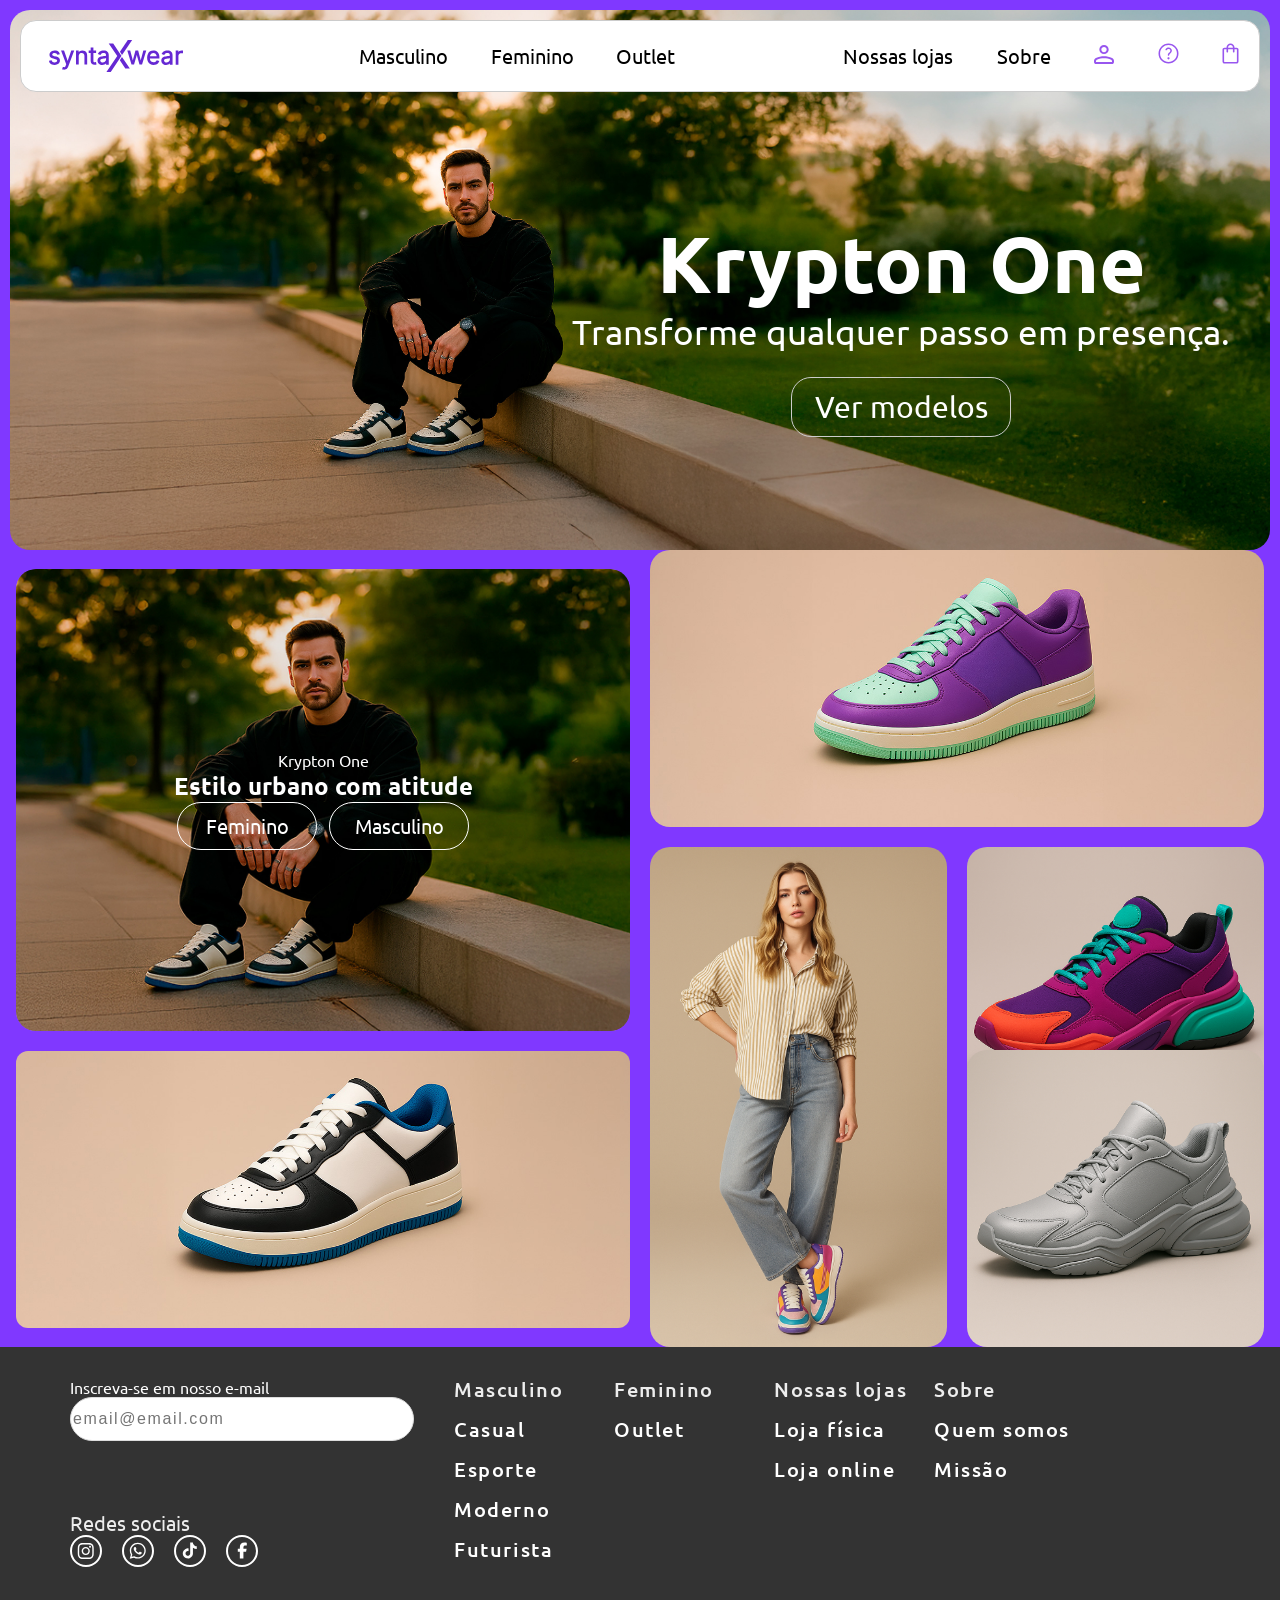
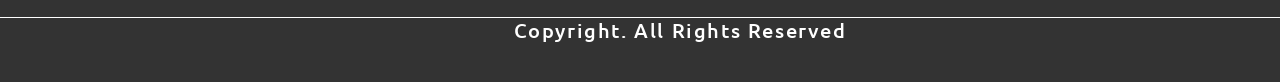
<file: index.html>
<!DOCTYPE html>
<html lang="pt-BR">

<head>
    <!-- Configurações básicas do documento -->
    <meta charset="UTF-8">
    <meta name="viewport" content="width=device-width, initial-scale=1.0">
    <link rel="stylesheet" href="style.css">
    <link rel="stylesheet" href="header.css">
    <link rel="stylesheet" href="destaques.css">
    <link rel="stylesheet" href="footer.css">

    <!-- Título exibido na aba do navegador -->
    <title>Allbirds - E-commerce</title>
</head>

<body>

    <!-- =========================================
         CABEÇALHO: logo, navegação e ícones
    ========================================== -->
    <header>
        <nav>
            <!-- Logo da loja: retorna à página principal -->
            <div class="menu-logo">
                <a href="index.html">
                    <img src="images/logo/logo.svg" alt="Allbirds">
                </a>
            </div>

            <!-- Menu central: categorias principais -->
            <div class="menu-center">
                <ul>
                    <li><a href="#">Masculino</a></li>
                    <li><a href="#">Feminino</a></li>
                    <li><a href="#">Outlet</a></li>
                </ul>
            </div>

            <!-- Menu direito: links institucionais e ícones -->
            <div class="menu-right">
                <ul>
                    <li><a href="#">Nossas lojas</a></li>
                    <li><a href="#">Sobre</a></li>
                    <!-- Ícones de conta, ajuda e sacola -->

                    <li>
                        <a href="#" aria-label="Minha conta">
                            <img src="images/icons/user.svg" alt="">
                        </a>
                    </li>
                    <li>
                        <a href="#" aria-label="Ajuda">
                            <img src="images/icons/help.svg" alt="">
                        </a>
                    </li>
                    <li>
                        <a href="#" aria-label="Sacola de compras">
                            <img src="images/icons/bag.svg" alt="">
                        </a>
                    </li>
                </ul>
            </div>
        </nav>

        <!-- =========================================
         HERO: destaque principal da página
         A imagem de fundo será configurada no CSS
    ========================================== -->
        <section class="hero">

            <div class="hero-content">

                <h1>Krypton One</h1>


                <p>Transforme qualquer passo em presença.</p>


                <!-- Link para a página de modelos -->
                <a href="modelos.html">Ver modelos</a>
            </div>
        </section>



    </header>





    <!-- =========================================
         DESTAQUES: composição de imagens e produtos
    ========================================== -->
    <section class="destaques">

        <!-- Grupo esquerdo dos destaques -->
        <div class="destaques-esquerda">

            <!-- Destaque principal com texto sobre a imagem -->
            <div class="destaque-principal">
                <p>Krypton One</p>
                <h2>Estilo urbano com atitude</h2>

                <!-- Links para as categorias -->

                <div class="destaque-botoes">
                    <a href="#">Feminino</a>
                    <a href="#">Masculino</a>
                </div>


            </div>

            <!-- Card inferior com o tênis preto e branco -->
            <div class="destaque-inferior">
                <img src="images/products/preto-branco-grid.jpg" alt="Tênis preto e branco">
            </div>

        </div>

        <!-- Grupo direito dos destaques -->
        <div class="destaques-direita">

            <!-- Lista com quatro imagens de destaque -->
            <ul class="destaques-lista">
                <li>
                    <img src="images/products/roxo-verde-grid.jpg" alt="Tênis roxo e verde">
                </li>

                <li>
                    <img src="images/products/modelo-feminino.jpg" alt="Modelo usando tênis">
                </li>

                <li>
                    <img src="images/products/futurista-grid.jpg" alt="Tênis esportivo colorido">
                </li>

                <li>
                    <img src="images/products/moderno-grid.jpg" alt="Tênis moderno cinza">
                </li>
            </ul>

        </div>

    </section>


    <!-- =========================================
         RODAPÉ: inscrição, redes sociais e links
    ========================================== -->
    <footer class="rodape">

        <div class="conteudo-rodape">
            <div class="frame27">

                <div class="email">
                    <label for="email">Inscreva-se em nosso e-mail</label>
                    <input type="email" id="email" placeholder="email@email.com">
                </div>

                <div class="redes">
                    <h3>Redes sociais </h3>
                    <div class="icones">
                        <a href="#">
                            <img src="images/icons/instagram.svg" alt="Instagram">
                        </a>
                        <a href="#">
                            <img src="images/icons/whatsapp.svg" alt="WatsApp">
                        </a>
                        <a href="#">
                            <img src="images/icons/tiktok.svg" alt="TikTok">
                        </a>
                        <a href="#">
                            <img src="images/icons/facebook.svg" alt="Facebook">
                        </a>
                    </div>

                </div>


            </div>


            <div class="frame25">
                <ul>
                    <li><a href="#">Masculino</a></li>
                    <li><a href="#">Casual</a></li>
                    <li><a href="#">Esporte</a></li>
                    <li><a href="#">Moderno</a></li>
                    <li><a href="#">Futurista</a></li>
                </ul>

                <ul>
                    <li><a href="#">Feminino</a></li>
                    <li><a href="#">Outlet</a></li>
                </ul>

                <ul>
                    <li><a href="#">Nossas lojas</a></li>
                    <li><a href="#">Loja física</a></li>
                    <li><a href="#">Loja online</a></li>
                </ul>

                <ul>
                    <li><a href="#">Sobre</a></li>
                    <li><a href="#">Quem somos</a></li>
                    <li><a href="#">Missão</a></li>
                </ul>
            </div>





           

        </div>

        <div class="frame29">
            <p>Copyright. All Rights Reserved</p>
        </div>


    </footer>
</body>

</html>
</file>
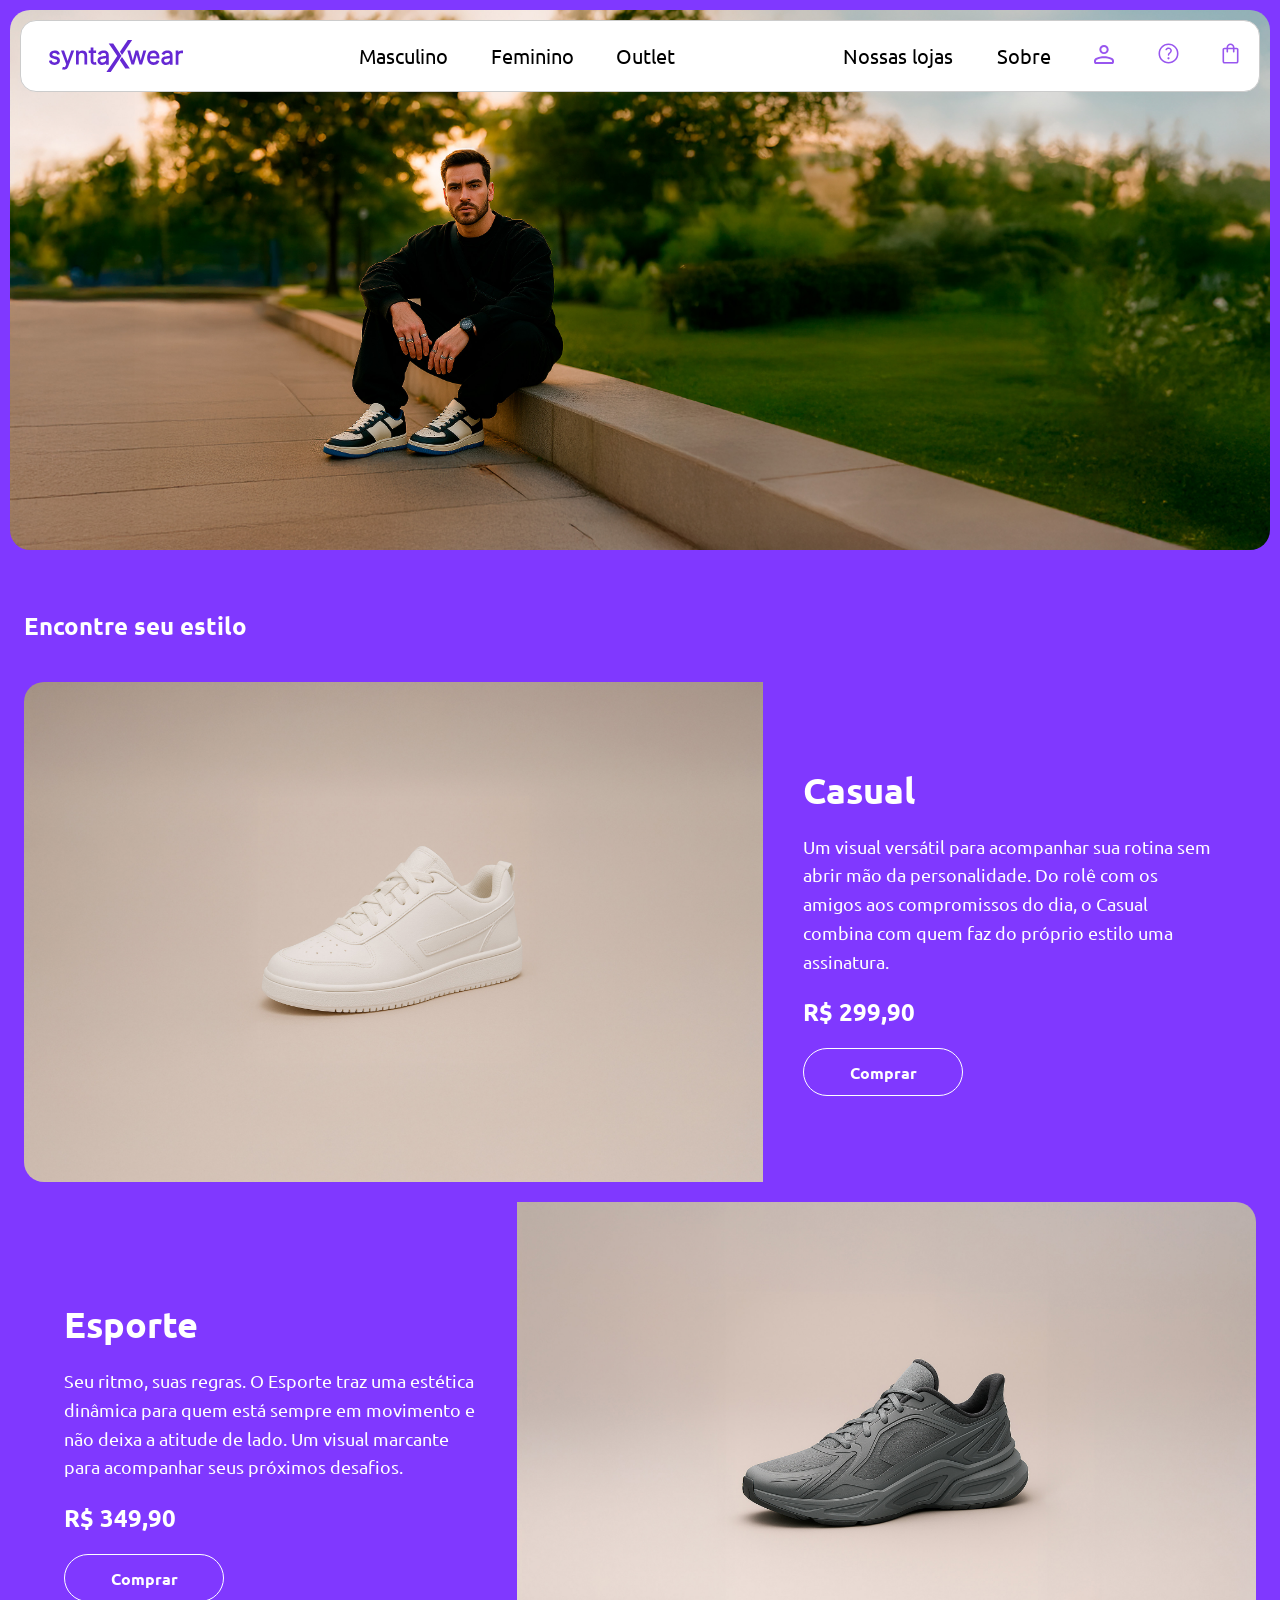
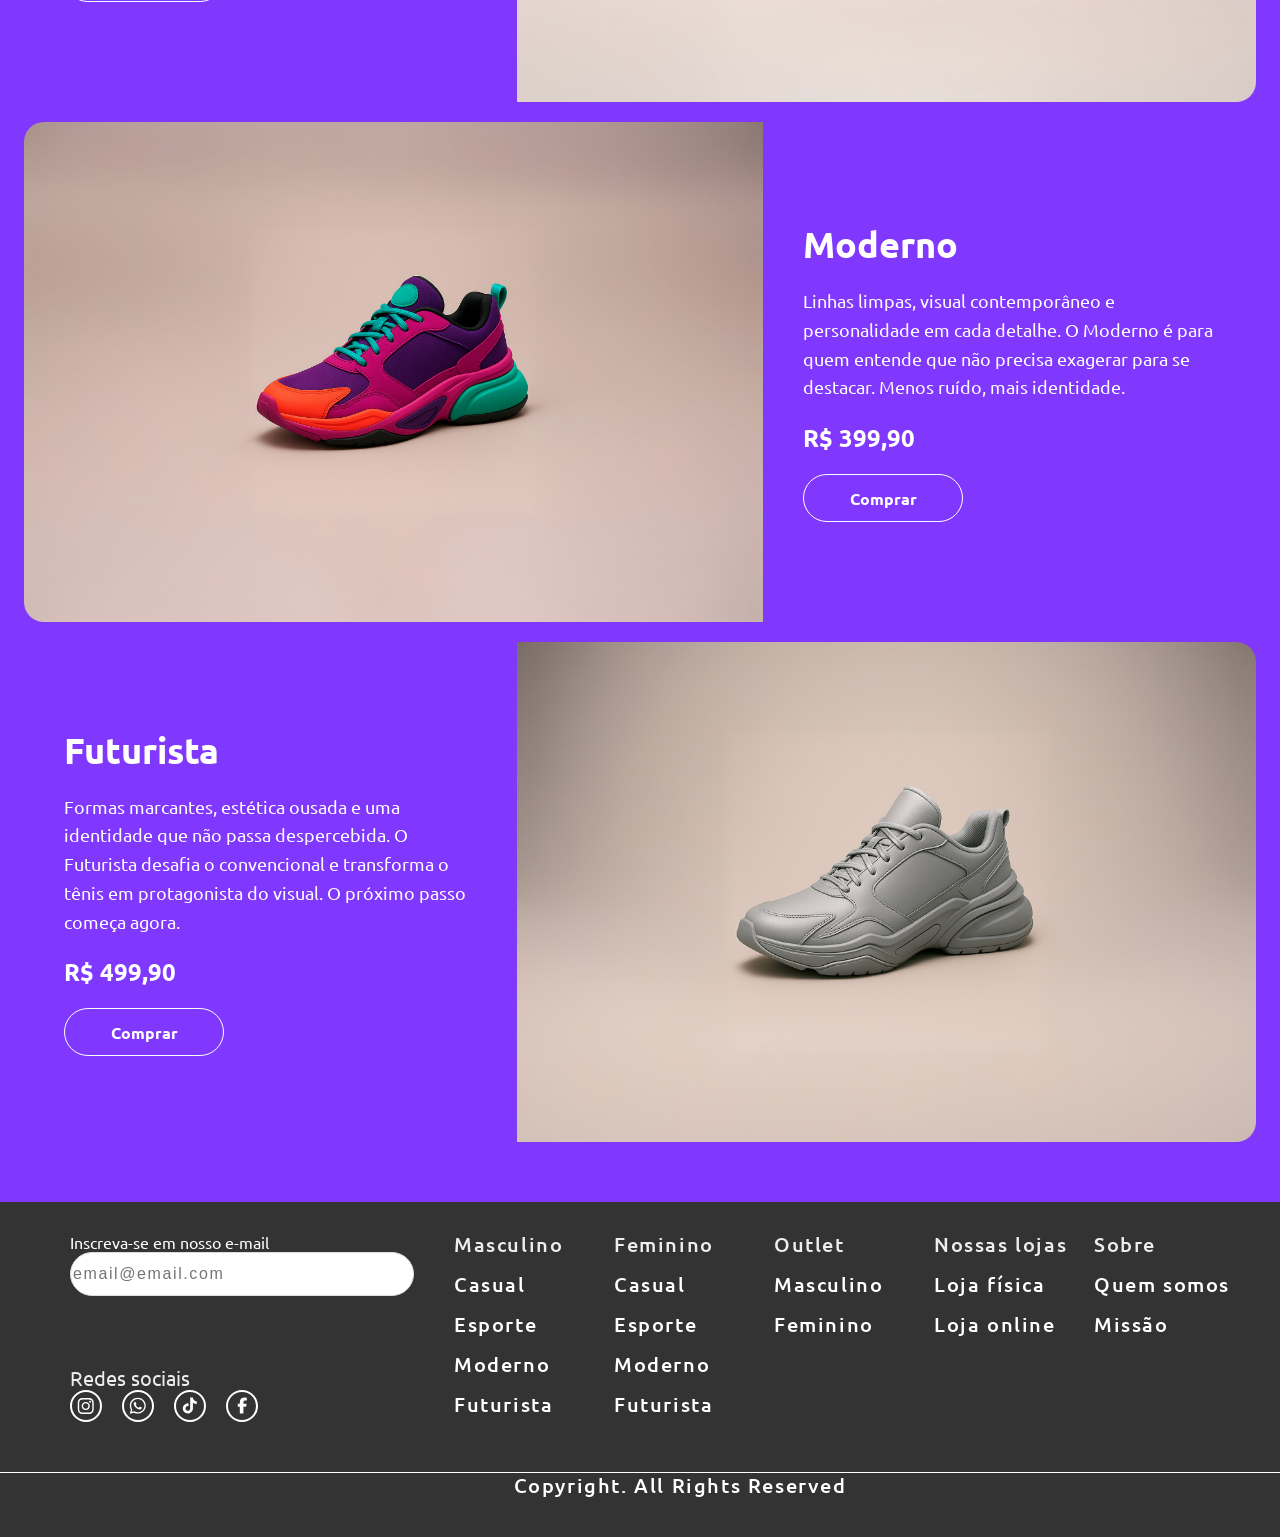
<file: modelos.html>
<!DOCTYPE html>
<html lang="pt-BR">

<head>
    <meta charset="UTF-8">
    <meta name="viewport" content="width=device-width, initial-scale=1.0">

    <link rel="stylesheet" href="style.css">
    <link rel="stylesheet" href="header.css">
    <link rel="stylesheet" href="footer.css">
    <link rel="stylesheet" href="modelos.css">

    <title>Allbirds — Modelos</title>
</head>

<body>

    <!-- CABEÇALHO: navegação reutilizada -->
    <header>
        <nav>
            <div class="menu-logo">
                <a href="index.html">
                    <img src="images/logo/logo.svg" alt="Allbirds">
                </a>
            </div>

            <div class="menu-center">
                <ul>
                    <li><a href="#">Masculino</a></li>
                    <li><a href="#">Feminino</a></li>
                    <li><a href="#">Outlet</a></li>
                </ul>
            </div>

            <div class="menu-right">
                <ul>
                    <li><a href="#">Nossas lojas</a></li>
                    <li><a href="#">Sobre</a></li>

                    <li>
                        <a href="#" aria-label="Minha conta">
                            <img src="images/icons/user.svg" alt="">
                        </a>
                    </li>

                    <li>
                        <a href="#" aria-label="Ajuda">
                            <img src="images/icons/help.svg" alt="">
                        </a>
                    </li>

                    <li>
                        <a href="#" aria-label="Sacola de compras">
                            <img src="images/icons/bag.svg" alt="">
                        </a>
                    </li>
                </ul>
            </div>
        </nav>
    </header>

    <!-- CONTEÚDO PRINCIPAL -->
    <main>
        <section class="modelos">
            <h1>Encontre seu estilo</h1>

            <ul class="modelos-lista">

                <!-- MODELO CASUAL -->
                <li>
                    <img src="images/products/casual.jpg"
                        alt="Tênis Casual branco">

                    <div class="modelo-conteudo">
                        <h2>Casual</h2>

                        <p>
                            Um visual versátil para acompanhar sua rotina
                            sem abrir mão da personalidade. Do rolê com
                            os amigos aos compromissos do dia, o Casual
                            combina com quem faz do próprio estilo
                            uma assinatura.
                        </p>

                        <span class="modelo-preco">R$ 299,90</span>

                        <a href="#">Comprar</a>
                    </div>
                </li>

                <!-- MODELO ESPORTE -->
                <li>
                    <img src="images/products/esporte.jpg"
                        alt="Tênis Esporte">

                    <div class="modelo-conteudo">
                        <h2>Esporte</h2>

                        <p>
                            Seu ritmo, suas regras. O Esporte traz uma
                            estética dinâmica para quem está sempre em
                            movimento e não deixa a atitude de lado.
                            Um visual marcante para acompanhar seus
                            próximos desafios.
                        </p>

                        <span class="modelo-preco">R$ 349,90</span>

                        <a href="#">Comprar</a>
                    </div>
                </li>

                <!-- MODELO MODERNO -->
                <li>
                    <img src="images/products/moderno.jpg"
                        alt="Tênis Moderno">

                    <div class="modelo-conteudo">
                        <h2>Moderno</h2>

                        <p>
                            Linhas limpas, visual contemporâneo e
                            personalidade em cada detalhe. O Moderno
                            é para quem entende que não precisa exagerar
                            para se destacar. Menos ruído, mais identidade.
                        </p>

                        <span class="modelo-preco">R$ 399,90</span>

                        <a href="#">Comprar</a>
                    </div>
                </li>

                <!-- MODELO FUTURISTA -->
                <li>
                    <img src="images/products/futurista.jpg"
                        alt="Tênis Futurista">

                    <div class="modelo-conteudo">
                        <h2>Futurista</h2>

                        <p>
                            Formas marcantes, estética ousada e uma
                            identidade que não passa despercebida.
                            O Futurista desafia o convencional e transforma
                            o tênis em protagonista do visual.
                            O próximo passo começa agora.
                        </p>

                        <span class="modelo-preco">R$ 499,90</span>

                        <a href="#">Comprar</a>
                    </div>
                </li>

            </ul>
        </section>
    </main>

    <!-- RODAPÉ: reutilizado da página principal -->
    <footer class="rodape">

        <div class="conteudo-rodape">
            <div class="frame27">

                <div class="email">
                    <label for="email">Inscreva-se em nosso e-mail</label>
                    <input type="email" id="email"
                        placeholder="email@email.com">
                </div>

                <div class="redes">
                    <h3>Redes sociais</h3>

                    <div class="icones">
                        <a href="#" aria-label="Instagram">
                            <img src="images/icons/instagram.svg" alt="">
                        </a>

                        <a href="#" aria-label="WhatsApp">
                            <img src="images/icons/whatsapp.svg" alt="">
                        </a>

                        <a href="#" aria-label="TikTok">
                            <img src="images/icons/tiktok.svg" alt="">
                        </a>

                        <a href="#" aria-label="Facebook">
                            <img src="images/icons/facebook.svg" alt="">
                        </a>
                    </div>
                </div>

            </div>

            <div class="frame25">
                <ul>
                    <li><a href="#">Masculino</a></li>
                    <li><a href="#">Casual</a></li>
                    <li><a href="#">Esporte</a></li>
                    <li><a href="#">Moderno</a></li>
                    <li><a href="#">Futurista</a></li>
                </ul>

                <ul>
                    <li><a href="#">Feminino</a></li>
                    <li><a href="#">Casual</a></li>
                    <li><a href="#">Esporte</a></li>
                    <li><a href="#">Moderno</a></li>
                    <li><a href="#">Futurista</a></li>
                </ul>

                <ul>
                    <li><a href="#">Outlet</a></li>
                    <li><a href="#">Masculino</a></li>
                    <li><a href="#">Feminino</a></li>
                </ul>

                <ul>
                    <li><a href="#">Nossas lojas</a></li>
                    <li><a href="#">Loja física</a></li>
                    <li><a href="#">Loja online</a></li>
                </ul>

                <ul>
                    <li><a href="#">Sobre</a></li>
                    <li><a href="#">Quem somos</a></li>
                    <li><a href="#">Missão</a></li>
                </ul>
            </div>
        </div>

        <div class="frame29">
            <p>Copyright. All Rights Reserved</p>
        </div>

    </footer>

</body>
</html>
</file>
<file: style.css>
/* ==============================
   FONTES DO PROJETO
================================= */

@font-face {
    font-family: "Ubuntu";
    src: url("fonts/Ubuntu-Light.ttf") format("truetype");
    font-weight: 300;
    font-style: normal;
}

@font-face {
    font-family: "Ubuntu";
    src: url("fonts/Ubuntu-Regular.ttf") format("truetype");
    font-weight: 400;
    font-style: normal;
}

@font-face {
    font-family: "Ubuntu";
    src: url("fonts/Ubuntu-Medium.ttf") format("truetype");
    font-weight: 500;
    font-style: normal;
}

@font-face {
    font-family: "Ubuntu";
    src: url("fonts/Ubuntu-Bold.ttf") format("truetype");
    font-weight: 700;
    font-style: normal;
}


/* ==============================
   CONFIGURAÇÃO GERAL
================================= */

* {
    box-sizing: border-box;
    margin: 0;
}


/* ==============================
   CONFIGURAÇÃO DO TEXTO
================================= */

body {
    font-family: "Ubuntu", sans-serif;
    font-weight: 400;
  
      background-color: #8038FF;
}


/* ==============================
   LISTAS
================================= */

ul {
    list-style: none;
}


/* ==============================
   LINKS
================================= */

a {
    text-decoration: none;
    color: inherit;
     display: inline-block;
}
a:hover {
    color: #8038FF;
    transform: scale(1.05);
}
</file>
<file: header.css>
/* ==================================================
   HEADER.CSS — CABEÇALHO, NAVEGAÇÃO E HERO
   ================================================== */


/* ==================================================
   1. ESTRUTURA PRINCIPAL DO HEADER
   ================================================== */

header {
    width: min(1360px, calc(100% - 20px));
    box-sizing: border-box;
    margin: 10px auto 0;
    height: 540px;
    align-items: center;
    background-image: url("images/banners/hero.jpg");
    background-size: cover;
    background-position: center;
    background-repeat: no-repeat;
    border-radius: 20px;
    padding: 10px;
}


/* ==================================================
   2. NAVEGAÇÃO PRINCIPAL
   ================================================== */

header nav {
    display: flex;
    flex-direction: row;
    align-items: center;
    justify-content: space-between;
    width: 100%;
    max-width: 1320px;
    height: 72px;
    box-sizing: border-box;
    background-color: #FFFFFF;
    border-radius: 16px;
    margin: 0 auto;
    padding: 0 20px;
    border: 1px solid #CCCCCC;
    font-size: 20px;
}


/* ==================================================
   3. LOGO DA LOJA
   ================================================== */

.menu-logo {
    width: 150px;
    height: 48px;
}


/* ==================================================
   4. MENU CENTRAL — CATEGORIAS
   ================================================== */

.menu-center ul {
    width: 356px;
    height: 52px;
    display: flex;
    flex-direction: row;
    align-items: center;
    justify-content: space-between;
}


/* ==================================================
   5. MENU DIREITO — LINKS E ÍCONES
   ================================================== */

.menu-right ul {
    width: 436px;
    height: 52px;
    display: flex;
    flex-direction: row;
    align-items: center;
    justify-content: space-between;
}


/* ==================================================
   6. HERO — BANNER PRINCIPAL
   ================================================== */

.hero {
    display: flex;
    justify-content: flex-end;
    align-items: center;
    width: 100%;
    height: 468px;
    color: #FFFFFF;
}


/* ==================================================
   7. CONTEÚDO DO HERO
   ================================================== */

.hero-content {
    padding: 30px;
    text-align: center;
}


/* Título principal */

.hero-content h1 {
    font-size: 80px;
    line-height: 1.2;
}


/* Descrição */

.hero-content p {
    font-size: 35px;
}


/* Botão do hero */

.hero-content a {
    font-size: 30px;
    padding: 0 20px;
    border: 1px solid #CCCCCC;
    border-radius: 20px;
    margin-top: 24px;
    width: 220px;
    height: 60px;
    display: flex;
    align-items: center;
    justify-content: center;
    margin-left: auto;
    margin-right: auto;
}


/* Efeito hover do botão */

.hero-content a:hover {
    background-color: #8038FF;
    color: #FFFFFF;
}


/* ==================================================
   8. RESPONSIVIDADE — NAVEGAÇÃO EM TELAS MENORES
   ================================================== */

@media (max-width: 768px) {

    /* Estrutura do header */

    header {
        height: auto;
        min-height: 0;
    }


    /* Navegação */

    header nav {
        height: auto;
        flex-wrap: wrap;
        justify-content: center;
        gap: 8px;
        padding: 12px;
        font-size: 15px;
    }


    /* Logo centralizado */

    .menu-logo {
        width: 100%;
        height: auto;
        display: flex;
        justify-content: center;
    }

    .menu-logo img {
        display: block;
        max-width: 130px;
        height: auto;
    }


    /* Áreas dos menus */

    .menu-center,
    .menu-right {
        width: 100%;
        min-width: 0;
    }


    /* Links organizados em várias linhas */

    .menu-center ul,
    .menu-right ul {
        width: 100%;
        height: auto;
        box-sizing: border-box;
        display: flex;
        flex-wrap: wrap;
        justify-content: center;
        align-items: center;
        gap: 12px 18px;
        margin: 0;
        padding: 8px 0;
        list-style: none;
    }


    /* Espaçamento dos itens */

    .menu-center li,
    .menu-right li {
        margin: 0;
    }


    /* Ícones da navegação */

    .menu-right img {
        max-width: 20px;
        height: auto;
    }
}
</file>
<file: destaques.css>
/* ==================================================
   DESTAQUES.CSS — SEÇÃO DE DESTAQUES
   ================================================== */


/* ==================================================
   1. ESTRUTURA PRINCIPAL
   ================================================== */

.destaques {
    width: 1360px;
    height: 910px;
    margin: 0 auto;
    display: flex;
    justify-content: space-between;
    align-items: center;
}


/* ==================================================
   2. GRUPOS ESQUERDO E DIREITO
   ================================================== */

.destaques-esquerda,
.destaques-direita {
    width: 665px;
    height: 830px;
}


/* ==================================================
   3. GRUPO ESQUERDO
   ================================================== */

.destaques-esquerda {
    display: flex;
    flex-direction: column;
    justify-content: flex-start;
    gap: 20px;
}


/* ==================================================
   4. DESTAQUE PRINCIPAL COM TEXTO SOBRE A IMAGEM
   ================================================== */

.destaque-principal {
    width: 665px;
    height: 500px;
    box-sizing: border-box;
    border-radius: 20px;
    overflow: hidden;
    background-image: url("images/products/card_imagem.jpg");
    background-size: cover;
    background-position: center;
    display: flex;
    flex-direction: column;
    align-items: center;
    justify-content: center;
    text-align: center;
    position: relative;
    color: #FFFFFF;
}

.destaque-principal p,
.destaque-principal h2,
.destaque-principal a {
    position: relative;
    z-index: 1;
}


/* ==================================================
   5. BOTÕES DO DESTAQUE PRINCIPAL
   ================================================== */

.destaque-botoes {
    display: flex;
    justify-content: center;
    gap: 12px;
}

.destaque-botoes a {
    display: flex;
    align-items: center;
    justify-content: center;
    width: 164px;
    height: 48px;
    border: 1px solid #FFFFFF;
    border-radius: 24px;
    color: #FFFFFF;
    text-decoration: none;
    font-size: 24px;
}

.destaque-botoes a:hover {
    background-color: #8038FF;
    color: #FFFFFF;
}


/* ==================================================
   6. IMAGEM INFERIOR DO GRUPO ESQUERDO
   ================================================== */

.destaque-inferior {
    width: 665px;
    height: 300px;
    border-radius: 12px;
    overflow: hidden;
}

.destaque-inferior img {
    display: block;
    width: 100%;
    height: 100%;
    object-fit: cover;
}


/* ==================================================
   7. GRUPO DIREITO
   ================================================== */

.destaques-direita {
    width: 665px;
    height: 830px;
}


/* ==================================================
   8. GRID DAS IMAGENS
   ================================================== */

.destaques-lista {
    width: 665px;
    height: 830px;
    display: grid;
    grid-template-columns: 317.5px 1fr;
    grid-template-rows: 300px 500px;
    grid-auto-flow: row;
    gap: 20px;
    list-style: none;
    padding: 0;
    margin: 0;
}

.destaques-lista li {
    min-width: 0;
    min-height: 0;
    overflow: hidden;
    border-radius: 20px;
}


/* ==================================================
   9. POSICIONAMENTO DAS IMAGENS NO GRID
   ================================================== */

/* Tênis superior */

.destaques-lista li:first-child {
    grid-column: 1 / 3;
    grid-row: 1;
}

/* Modelo */

.destaques-lista li:nth-child(2) {
    grid-column: 1;
    grid-row: 2;
}

/* Tênis superior direito */

.destaques-lista li:nth-child(3) {
    grid-column: 2;
    grid-row: 2;
    height: 245px;
    align-self: start;
}

/* Tênis inferior direito */

.destaques-lista li:nth-child(4) {
    grid-column: 2;
    grid-row: 2;
    height: 245px;
    align-self: end;
}


/* ==================================================
   10. IMAGENS DO GRID
   ================================================== */

.destaques-lista img {
    display: block;
    width: 100%;
    height: 100%;
    object-fit: cover;
}


/* ==================================================
   11. RESPONSIVIDADE — TABLETS
   ================================================== */

@media (max-width: 1390px) {

    .destaques {
        width: calc(100% - 32px);
        height: auto;
        gap: 20px;
    }

    .destaques-esquerda,
    .destaques-direita {
        width: calc((100% - 20px) / 2);
        height: auto;
        min-width: 0;
    }

    .destaque-principal,
    .destaque-inferior {
        width: 100%;
    }

    .destaque-principal {
        height: auto;
        aspect-ratio: 665 / 500;
    }

    .destaque-inferior {
        height: auto;
        aspect-ratio: 665 / 300;
    }

    .destaques-lista {
        width: 100%;
        height: auto;
        grid-template-columns: minmax(0, 1fr) minmax(0, 1fr);
        grid-template-rows: auto minmax(0, 500px);
    }

    .destaques-lista li:first-child {
        height: auto;
        aspect-ratio: 665 / 300;
    }

    .destaques-lista li:nth-child(2) {
        height: 500px;
    }

    .destaques-lista li:nth-child(3),
    .destaques-lista li:nth-child(4) {
        height: auto;
        aspect-ratio: 1 / 1;
    }

    .destaques-lista li:nth-child(3) {
        align-self: start;
    }

    .destaques-lista li:nth-child(4) {
        align-self: end;
    }

    .destaque-botoes a {
        width: 140px;
        font-size: 20px;
    }
}


/* ==================================================
   12. RESPONSIVIDADE — CELULARES
   ================================================== */

@media (max-width: 768px) {

    .destaques {
        width: calc(100% - 32px);
        height: auto;
        margin: 24px auto;
        flex-direction: column;
        gap: 24px;
        align-items: stretch;
    }

    .destaques-esquerda,
    .destaques-direita {
        width: 100%;
        height: auto;
    }

    .destaques-esquerda {
        gap: 16px;
    }

    .destaque-principal {
        width: 100%;
        height: auto;
        min-height: 300px;
        aspect-ratio: auto;
        padding: 24px 16px;
        box-sizing: border-box;
    }

    .destaque-principal h2 {
        font-size: clamp(22px, 5vw, 32px);
    }

    .destaque-principal p {
        font-size: 16px;
    }

    .destaque-botoes {
        flex-wrap: wrap;
        gap: 10px;
    }

    .destaque-botoes a {
        width: auto;
        min-width: 120px;
        height: 42px;
        padding: 0 14px;
        box-sizing: border-box;
        font-size: 16px;
    }

    .destaque-inferior {
        width: 100%;
        height: auto;
        aspect-ratio: 665 / 300;
    }

    .destaques-lista {
        width: 100%;
        height: auto;
        display: flex;
        flex-direction: column;
        gap: 16px;
    }

    .destaques-lista li:first-child,
    .destaques-lista li:nth-child(2),
    .destaques-lista li:nth-child(3),
    .destaques-lista li:nth-child(4) {
        width: 100%;
        height: auto;
        aspect-ratio: 4 / 3;
    }

    .destaques-lista li:nth-child(3),
    .destaques-lista li:nth-child(4) {
        align-self: auto;
    }

    /* Imagens dos cards no celular */
    .destaques-lista img {
        display: block;
        width: 100%;
        height: 100%;
        object-fit: cover;
        object-position: center;
    }

    /* Card da modelo */
    .destaques-lista li:nth-child(2) img {
        aspect-ratio: 3 / 4;
    }
}


/* ==================================================
   13. RESPONSIVIDADE — CELULARES PEQUENOS
   ================================================== */

@media (max-width: 390px) {

    .destaques {
        width: calc(100% - 24px);
        gap: 20px;
    }

    .destaque-principal {
        min-height: 280px;
        padding: 20px 12px;
    }

    .destaque-botoes a {
        min-width: 105px;
        font-size: 14px;
    }

    .destaques-lista {
        gap: 12px;
    }
}
</file>
<file: footer.css>
/* ==================================================
   FOOTER.CSS — ESTILIZAÇÃO DO RODAPÉ
   ================================================== */


/* ==================================================
   1. ESTRUTURA PRINCIPAL DO RODAPÉ
   ================================================== */

.rodape {
    width: 100%;
    height: 335px;
    background-color: #333333;
}

.rodape a:hover {
    background-color: #8038FF;
    color: #FFFFFF;
}


/* ==================================================
   2. CONTEÚDO INTERNO DO RODAPÉ
   ================================================== */

.conteudo-rodape {
    display: flex;
    justify-content: space-between;
    gap: 40px;
    height: 270px;
    width: calc(100% - 80px);
    margin: 0 auto;
    padding: 30px;
}


/* ==================================================
   3. FORMULÁRIO DE E-MAIL E REDES SOCIAIS
   ================================================== */

.frame27 {
    display: flex;
    flex-direction: column;
    width: 344px;
    height: 190px;
    gap: 20px;
    justify-content: space-between;
}

.frame27 label {
    font-weight: 400;
    color: #FFFFFF;
    font-size: 16px;
    line-height: 20px;
    letter-spacing: 8%;
}

.frame27 input {
    height: 44px;
    border-radius: 30px;
    width: 344px;
    border: 1px solid #dddddd;
    letter-spacing: 1.6px;
    font-size: 16px;
}


/* ==================================================
   4. TÍTULO E ÍCONES DAS REDES SOCIAIS
   ================================================== */

.redes h3 {
    color: #EDEDED;
    font-weight: 400;
    font-size: 20px;
    line-height: 24px;
    letter-spacing: 8%;
}

.icones {
    width: 188px;
    height: 32px;
    display: flex;
    gap: 20px;
}

.icones img {
    height: 32px;
}

.icones img:hover {
    transform: scale(1.08);
}


/* ==================================================
   5. COLUNAS DE NAVEGAÇÃO
   ================================================== */

.frame25 {
    width: 781px;
    height: 188px;
    display: grid;
    grid-template-columns: repeat(5, 141px);
    gap: 19px;
    list-style: none;
}

.frame25 ul {
    margin: 0;
    padding: 0;
    list-style: none;
    display: flex;
    flex-direction: column;
    gap: 16px;
}

.frame25 ul a {
    display: inline-block;
    font-weight: 500;
    font-size: 20px;
    line-height: 24px;
    letter-spacing: 1.6px;
    color: #FFFFFF;
    text-decoration: none;
}

.frame25 ul li:not(:first-child) a:hover {
    transform: scale(1.05);
}

.frame25 ul li:first-child a {
    color: #EDEDED;
}


/* ==================================================
   6. COPYRIGHT
   ================================================== */

.frame29 {
    width: 1360px;
    height: 65px;
    border-top: 1px solid #FFFFFF;
    margin: 0 auto;
    font-weight: 500;
    font-size: 20px;
    line-height: 24px;
    letter-spacing: 1.6px;
    color: #FFFFFF;
    text-align: center;
}


/* ==================================================
   7. RESPONSIVIDADE — TELAS DE ATÉ 768px
   ================================================== */

@media (max-width: 768px) {

    /* Estrutura principal */

    .rodape {
        width: 100%;
        height: auto;
        min-height: 0;
        padding: 24px 16px;
        box-sizing: border-box;
        overflow: hidden;
    }

    .conteudo-rodape {
        width: 100%;
        height: auto;
        margin: 0;
        padding: 0;
        display: flex;
        flex-direction: column;
        gap: 32px;
        box-sizing: border-box;
    }


    /* Formulário de e-mail e redes sociais */

    .frame27 {
        width: 100%;
        height: auto;
        display: flex;
        flex-direction: column;
        gap: 24px;
        box-sizing: border-box;
    }

    .email,
    .redes {
        width: 100%;
        min-width: 0;
        box-sizing: border-box;
    }

    .frame27 input {
        width: 100%;
        max-width: 100%;
        box-sizing: border-box;
    }

    .icones {
        width: 100%;
        height: auto;
        display: flex;
        flex-wrap: wrap;
        gap: 12px;
    }


    /* Colunas de navegação */

    .frame25 {
        width: 100%;
        height: auto;
        margin: 0;
        padding: 0;
        display: grid;
        grid-template-columns: repeat(2, minmax(0, 1fr));
        gap: 24px 16px;
        box-sizing: border-box;
    }

    .frame25 ul {
        min-width: 0;
        height: auto;
        margin: 0;
        padding: 0 0 16px;
        display: flex;
        flex-direction: column;
        gap: 12px;
        list-style: none;
        border-bottom: 1px solid #555555;
        box-sizing: border-box;
    }

    .frame25 ul a {
        font-size: 14px;
        line-height: 1.5;
        letter-spacing: 0.5px;
        overflow-wrap: break-word;
    }


    /* Copyright */

    .frame29 {
        width: 100%;
        height: auto;
        min-height: 0;
        margin: 24px 0 0;
        padding: 16px 0 0;
        border-top: 1px solid #555555;
        box-sizing: border-box;
        text-align: center;
    }

    .frame29 p {
        margin: 0;
        font-size: 12px;
        line-height: 1.5;
        overflow-wrap: anywhere;
    }
}
</file>
<file: modelos.css>
/* CONTEÚDO PRINCIPAL */
.modelos {
    width: min(1360px, calc(100% - 48px));
    margin: 0 auto;
    padding: 60px 0;
}

/* TÍTULO DA PÁGINA */
.modelos > h1 {
    margin-bottom: 40px;
    color: #FFFFFF;
}

/* LISTA DOS MODELOS */
.modelos-lista {
    display: flex;
    flex-direction: column;
    gap: 20px;
    list-style: none;
    padding: 0;
    margin: 0;
}

/* CADA FAIXA DE MODELO */
.modelos-lista li {
    display: flex;
    width: 100%;
    height: 500px;
    overflow: hidden;
    border-radius: 20px;
}



/* IMAGENS DOS MODELOS */
.modelos-lista li > img {
    width: 60%;
    height: 500px;
    object-fit: cover;
    display: block;
    flex-shrink: 0;
}

/* CONTEÚDO DE CADA MODELO */
.modelo-conteudo {
    width: 40%;
    height: 500px;
    box-sizing: border-box;
    padding: 40px;
    display: flex;
    flex-direction: column;
    justify-content: center;
    gap: 20px;
}



/* ALTERNÂNCIA DAS IMAGENS */

/* 1º e 3º modelos: imagem à esquerda */
.modelos-lista li:nth-child(odd) {
    flex-direction: row;
}

/* 2º e 4º modelos: imagem à direita */
.modelos-lista li:nth-child(even) {
    flex-direction: row-reverse;
}



/* TÍTULOS DOS MODELOS */
.modelo-conteudo h2 {
    font-size: 36px;
    font-weight: 700;
    margin: 0;
    color: #FFFFFF;
}

/* DESCRIÇÕES */
.modelo-conteudo p {
    font-size: 18px;
    line-height: 1.6;
    margin: 0;
    color: #FFFFFF;
}

/* PREÇOS */
.modelo-preco {
    font-size: 24px;
    font-weight: 700;
    color: #FFFFFF;
}

/* BOTÃO COMPRAR */
.modelo-conteudo a {
    display: inline-flex;
    align-items: center;
    justify-content: center;
    width: 160px;
    min-height: 48px;
    box-sizing: border-box;
    border: 1px solid currentColor;
    border-radius: 24px;
    text-decoration: none;
    font-size: 16px;
    font-weight: 600;
    transition: background-color 0.2s, color 0.2s;
    color: #FFFFFF;
}

/* EFEITO AO PASSAR O MOUSE */
.modelo-conteudo a:hover {
    background-color: #FFFFFF;
    border-color: #8038FF;
    color:#8038FF
}

/* RESPONSIVIDADE PARA CELULARES */
@media (max-width: 768px) {

    .modelos {
        width: calc(100% - 32px);
        padding: 32px 0;
    }

    .modelos > h1 {
        font-size: 28px;
        margin-bottom: 24px;
    }

    .modelos-lista {
        gap: 24px;
    }

    .modelos-lista li,
    .modelos-lista li:nth-child(odd),
    .modelos-lista li:nth-child(even) {
        flex-direction: column;
        height: auto;
    }

    .modelos-lista li > img {
        width: 100%;
        height: 280px;
    }

    .modelo-conteudo {
        width: 100%;
        height: auto;
        padding: 24px;
        gap: 16px;
    }

    .modelo-conteudo h2 {
        font-size: 28px;
    }

    .modelo-conteudo p {
        font-size: 16px;
    }

    .modelo-preco {
        font-size: 22px;
    }
}
</file>
